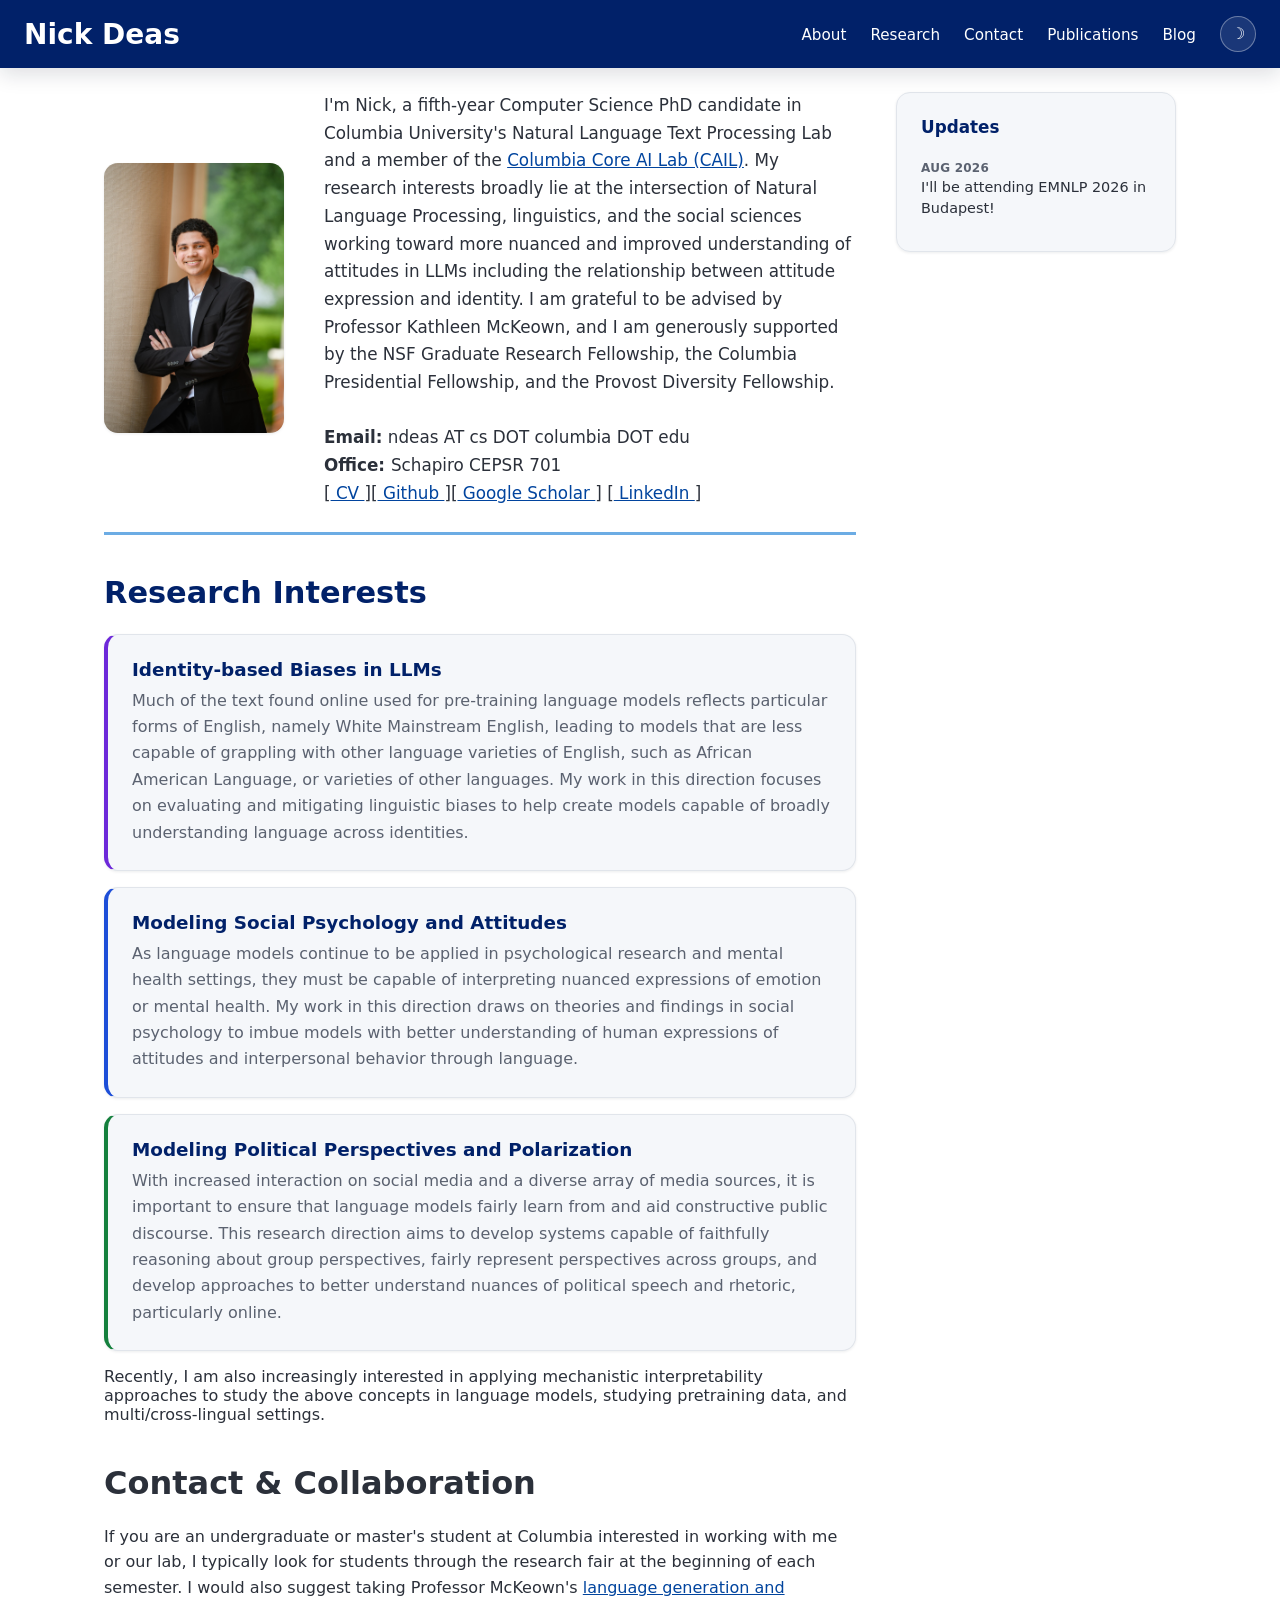
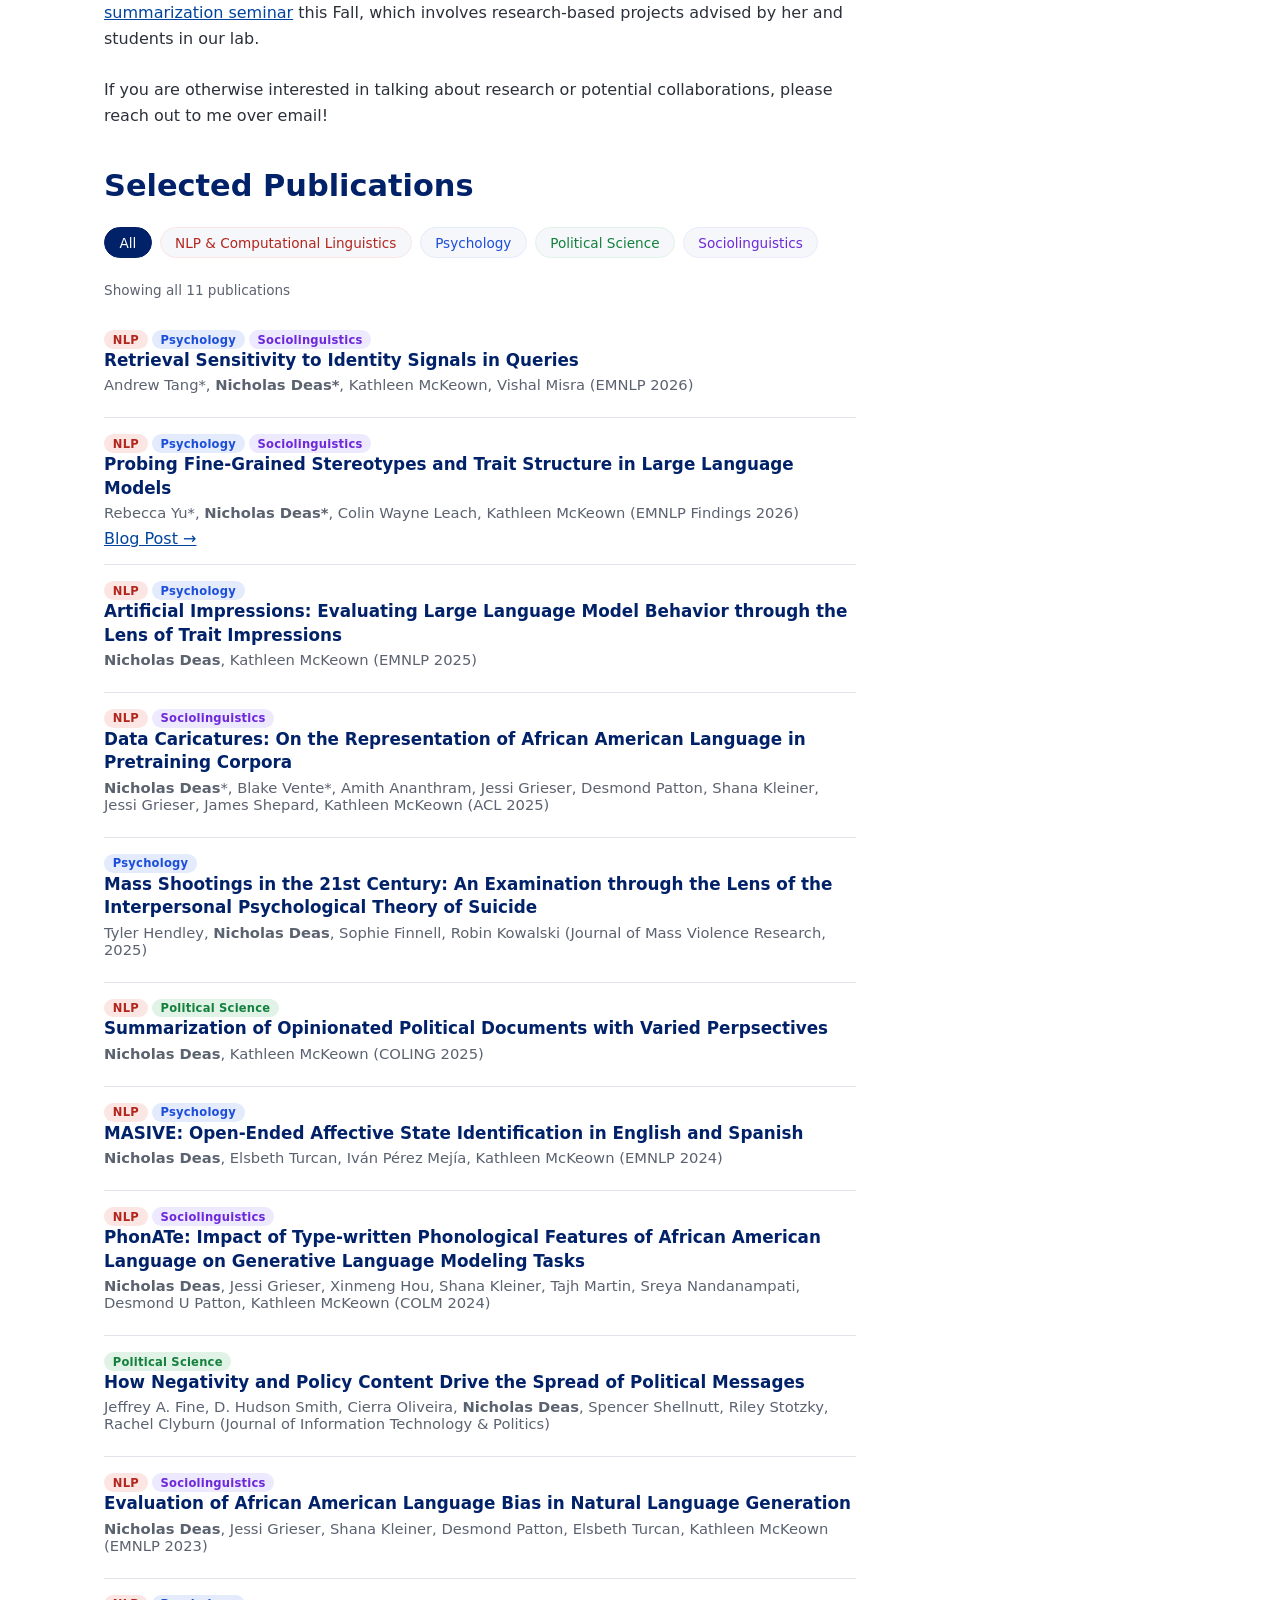
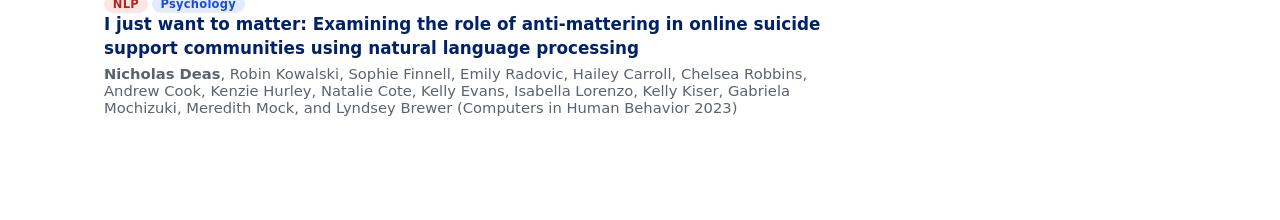
<file: index.html>
<!DOCTYPE html>

<html lang="en">
	<head>
		<meta charset="utf-8">
		<meta name="viewport" content="width=device-width, initial-scale=1">
		<title> Nicholas Deas - PhD Student </title>

		<link rel="stylesheet" href="./static/css/stylesheet.css">

	</head>

	<body>

		<div id = 'header'>

			<h1>
				Nick Deas
			</h1>

			<nav class="nav">

				<div class = 'nav-item'>
					<a href = '#about-box'> About </a>
				</div>

				<div class = 'nav-item'>
					<a href = '#research-box'> Research </a>
				</div>

				<div class = 'nav-item'>
					<a href = '#contact-box'> Contact </a>
				</div>

				<div class = 'nav-item'>
					<a href = '#pub-box'> Publications </a>
				</div>

				<div class = 'nav-item'>
					<a href = './blog/index.html'> Blog </a>
				</div>

				<button class="theme-toggle" type="button" aria-label="Switch to dark mode">☽</button>

			</nav>

		</div>

		<div id = 'main'>

			<div class="page-layout">

			<div class="page-main">

			<div id = 'about-box' class = 'content-box'>

				<div class = 'img-box'>
					<img src='./static/images/headshot.jpg' alt='Portrait of Nick Deas'/>
				</div>

				<div class = 'bio-box'>
					I'm Nick, a fifth-year Computer Science PhD candidate in Columbia University's Natural Language Text Processing Lab and a member of the <a href="https://cail.columbia.edu/"> Columbia Core AI Lab (CAIL)</a>. My research interests broadly lie at the intersection of Natural Language Processing, linguistics, and the social sciences working toward more nuanced and improved understanding of attitudes in LLMs including the relationship between attitude expression and identity. I am grateful to be advised by Professor Kathleen McKeown, and I am generously supported by the NSF Graduate Research Fellowship, the Columbia Presidential Fellowship, and the Provost Diversity Fellowship.

					<br>
					<br><strong>Email:</strong> ndeas AT cs DOT columbia DOT edu
					<br><strong> Office: </strong> Schapiro CEPSR 701
					<br>[<a href = 'https://www.nicholasdeas.com/cv.pdf'> CV </a>][<a href='https://github.com/NickDeas'> Github </a>][<a href="https://scholar.google.com/citations?user=hwiDX74AAAAJ&hl=en&authuser=2"> Google Scholar </a>] [<a href="https://www.linkedin.com/in/ndeas/"> LinkedIn </a>]
				</div>
			</div>

			<div id = 'research-box' class = 'content-box'>
				<h1> Research Interests </h1>
				<div class = 'research-interest' data-field = 'soc'>
					<h2> Identity-based Biases in LLMs </h2>
					<p>
						Much of the text found online used for pre-training language models reflects particular forms of English, namely White Mainstream English, leading to models that are less capable of grappling with other language varieties of English, such as African American Language, or varieties of other languages. My work in this direction focuses on evaluating and mitigating linguistic biases to help create models capable of broadly understanding language across identities.
					</p>
				</div>

				<div class = 'research-interest' data-field = 'p'>
					<h2> Modeling Social Psychology and Attitudes</h2>
					<p>
						As language models continue to be applied in psychological research and mental health settings, they must be capable of interpreting nuanced expressions of emotion or mental health. My work in this direction draws on theories and findings in social psychology to imbue models with better understanding of human expressions of attitudes and interpersonal behavior through language.
					</p>
				</div>

				<div class = 'research-interest' data-field = 'ps'>
					<h2> Modeling Political Perspectives and Polarization </h2>
					<p>
						With increased interaction on social media and a diverse array of media sources, it is important to ensure that language models fairly learn from and aid constructive public discourse. This research direction aims to develop systems capable of faithfully reasoning about group perspectives, fairly represent perspectives across groups, and develop approaches to better understand nuances of political speech and rhetoric, particularly online.
					</p>
				</div>

				Recently, I am also increasingly interested in applying mechanistic interpretability approaches to study the above concepts in language models, studying pretraining data, and multi/cross-lingual settings.
			</div>

			<div id = 'contact-box' class = 'content-box'>
				<h1> Contact &amp; Collaboration </h1>
				<p>
					If you are an undergraduate or master's student at Columbia interested in working with me or our lab, I typically look for students through the research fair at the beginning of each semester.
					I would also suggest taking Professor McKeown's <a href="https://www.cs.columbia.edu/~kathy/coms6975.html">language generation and summarization seminar</a> this Fall, which involves research-based projects advised by her and students in our lab.
					<br><br>
					If you are otherwise interested in talking about research or potential collaborations, please reach out to me over email!
				</p>
			</div>

			<div id = 'pub-box' class = 'content-box'>
				<h1> Selected Publications </h1>

				<div class="filter-bar" role="group" aria-label="Filter publications by research area">
					<button class="chip is-active" type="button" data-filter="all">All</button>
					<button class="chip" type="button" data-filter="nlp">NLP &amp; Computational Linguistics</button>
					<button class="chip" type="button" data-filter="p">Psychology</button>
					<button class="chip" type="button" data-filter="ps">Political Science</button>
					<button class="chip" type="button" data-filter="soc">Sociolinguistics</button>
				</div>
				<p class="pub-count"></p>

				<div class = 'pub-item' data-tags = 'nlp soc'>
					<div class="tag-group"><span class="tag tag-nlp">NLP</span><span class="tag tag-p">Psychology</span><span class="tag tag-soc">Sociolinguistics</span></div>
					<h2><a href = '#'> Retrieval Sensitivity to Identity Signals in Queries </a></h2>
					<p class="pub-authors">Andrew Tang*, <strong>Nicholas Deas*</strong>, Kathleen McKeown, Vishal Misra (EMNLP 2026)</p>
				</div>

				<div class = 'pub-item' data-tags = 'nlp p soc'>
					<div class="tag-group"><span class="tag tag-nlp">NLP</span><span class="tag tag-p">Psychology</span><span class="tag tag-soc">Sociolinguistics</span></div>
					<h2><a href = '#'> Probing Fine-Grained Stereotypes and Trait Structure in Large Language Models </a></h2>
					<p class="pub-authors">Rebecca Yu*, <strong>Nicholas Deas*</strong>, Colin Wayne Leach, Kathleen McKeown (EMNLP Findings 2026)</p>
					<p class="pub-links"><a class="post-link" href = './blog/fine-grained-stereotypes/index.html'> Blog Post &rarr; </a></p>
				</div>

				<div class = 'pub-item' data-tags = 'nlp p'>
					<div class="tag-group"><span class="tag tag-nlp">NLP</span><span class="tag tag-p">Psychology</span></div>
					<h2><a href = 'https://aclanthology.org/2025.emnlp-main.981/'> Artificial Impressions: Evaluating Large Language Model Behavior through the Lens of Trait Impressions </a></h2>
					<p class="pub-authors"><strong>Nicholas Deas</strong>, Kathleen McKeown (EMNLP 2025)</p>
				</div>

				<div class = 'pub-item' data-tags = 'nlp soc'>
					<div class="tag-group"><span class="tag tag-nlp">NLP</span><span class="tag tag-soc">Sociolinguistics</span></div>
					<h2><a href = 'https://aclanthology.org/2025.acl-long.1416/'> Data Caricatures: On the Representation of African American Language in Pretraining Corpora </a></h2>
					<p class="pub-authors"><strong>Nicholas Deas</strong>*, Blake Vente*, Amith Ananthram, Jessi Grieser, Desmond Patton, Shana Kleiner, Jessi Grieser, James Shepard, Kathleen McKeown (ACL 2025)</p>
				</div>

				<div class = 'pub-item' data-tags = 'p'>
					<div class="tag-group"><span class="tag tag-p">Psychology</span></div>
					<h2> <a href='https://www.researchgate.net/profile/Tyler-Hendley/publication/388193602_Mass_Shootings_in_the_21st_Century_An_Examination_through_the_Lens_of_the_Interpersonal_Psychological_Theory_of_Suicide/links/67903ac082501639f5028b48/Mass-Shootings-in-the-21st-Century-An-Examination-through-the-Lens-of-the-Interpersonal-Psychological-Theory-of-Suicide.pdf'>
						Mass Shootings in the 21st Century: An Examination through the Lens of the Interpersonal Psychological Theory of Suicide 
					</a></h2>
					<p class="pub-authors">Tyler Hendley, <strong>Nicholas Deas</strong>, Sophie Finnell, Robin Kowalski (Journal of Mass Violence Research, 2025)</p>
				</div>

				<div class = 'pub-item' data-tags = 'nlp ps'>
					<div class="tag-group"><span class="tag tag-nlp">NLP</span><span class="tag tag-ps">Political Science</span></div>
					<h2><a href = 'https://aclanthology.org/2025.coling-main.539/'> Summarization of Opinionated Political Documents with Varied Perpsectives </a></h2>
					<p class="pub-authors"><strong>Nicholas Deas</strong>, Kathleen McKeown (COLING 2025)</p>
				</div>

				<div class = 'pub-item' data-tags = 'nlp p'>
					<div class="tag-group"><span class="tag tag-nlp">NLP</span><span class="tag tag-p">Psychology</span></div>
					<h2><a href = 'https://aclanthology.org/2024.emnlp-main.1139/'> MASIVE: Open-Ended Affective State Identification in English and Spanish </a></h2>
					<p class="pub-authors"><strong>Nicholas Deas</strong>, Elsbeth Turcan, Iván Pérez Mejía, Kathleen McKeown (EMNLP 2024)</p>
				</div>

				<div class = 'pub-item' data-tags = 'nlp soc'>
					<div class="tag-group"><span class="tag tag-nlp">NLP</span><span class="tag tag-soc">Sociolinguistics</span></div>
					<h2><a href = 'https://openreview.net/pdf?id=rXEwxmnGQs'> PhonATe: Impact of Type-written Phonological Features of African American Language on Generative Language Modeling Tasks  </a></h2>
					<p class="pub-authors"><strong>Nicholas Deas</strong>, Jessi Grieser, Xinmeng Hou, Shana Kleiner, Tajh Martin, Sreya Nandanampati, Desmond U Patton, Kathleen McKeown (COLM 2024)</p>
				</div>

				<div class = 'pub-item' data-tags = 'ps'>
					<div class="tag-group"><span class="tag tag-ps">Political Science</span></div>
					<h2><a href = 'https://www.tandfonline.com/doi/abs/10.1080/19331681.2024.2352475'> How Negativity and Policy Content Drive the Spread of Political Messages  </a></h2>
					<p class="pub-authors">Jeffrey A. Fine, D. Hudson Smith, Cierra Oliveira, <strong>Nicholas Deas</strong>, Spencer Shellnutt, Riley Stotzky, Rachel Clyburn (Journal of Information Technology &amp; Politics)</p>
				</div>

				<div class = 'pub-item' data-tags = 'nlp soc'>
					<div class="tag-group"><span class="tag tag-nlp">NLP</span><span class="tag tag-soc">Sociolinguistics</span></div>
					<h2><a href = 'https://aclanthology.org/2023.emnlp-main.421/'> Evaluation of African American Language Bias in Natural Language Generation </a></h2>
					<p class="pub-authors"><strong>Nicholas Deas</strong>, Jessi Grieser, Shana Kleiner, Desmond Patton, Elsbeth Turcan, Kathleen McKeown (EMNLP 2023)</p>
				</div>

				<div class = 'pub-item' data-tags = 'nlp p'>
					<div class="tag-group"><span class="tag tag-nlp">NLP</span><span class="tag tag-p">Psychology</span></div>
					<h2><a href = 'https://doi.org/10.1016/j.chb.2022.107499'> I just want to matter: Examining the role of anti-mattering in online suicide support communities using natural language processing </a></h2>
					<p class="pub-authors"><strong>Nicholas Deas</strong>, Robin Kowalski, Sophie Finnell, Emily Radovic, Hailey Carroll, Chelsea Robbins, Andrew Cook, Kenzie Hurley, Natalie Cote, Kelly Evans, Isabella Lorenzo, Kelly Kiser, Gabriela Mochizuki, Meredith Mock, and Lyndsey Brewer (Computers in Human Behavior 2023)</p>
				</div>

			</div>

			</div>

			<aside class="updates-sidebar" aria-label="Recent updates">
				<h2> Updates </h2>
				<ul class="updates-list">
					<!--
					Add new updates to the TOP of this list, one <li> per entry:
					<li class="update-item">
						<span class="update-date">Mon YYYY</span>
						<span class="update-text">Your update text here.</span>
					</li>
					-->
					<li class="update-item">
						<span class="update-date">Aug 2026</span>
						<span class="update-text">I'll be attending EMNLP 2026 in Budapest!</span>
					</li>
				</ul>
			</aside>

			</div>

		</div>

		<script src="./static/js/main.js"></script>

	</body>

</html>
</file>
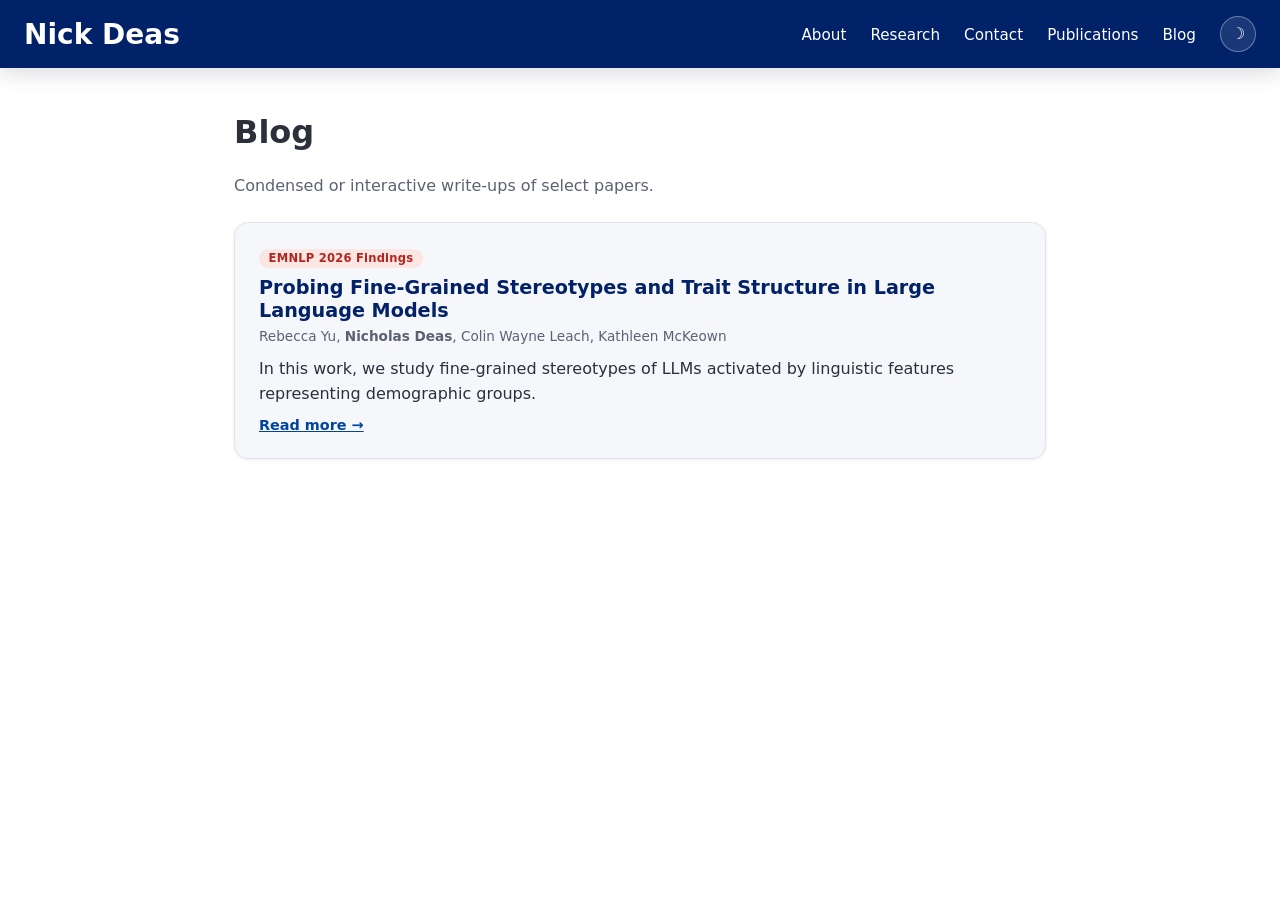
<file: blog/index.html>
<!DOCTYPE html>

<html lang="en">
	<head>
		<meta charset="utf-8">
		<meta name="viewport" content="width=device-width, initial-scale=1">
		<title> Blog - Nicholas Deas </title>

		<link rel="stylesheet" href="../static/css/stylesheet.css">

	</head>

	<body>

		<div id = 'header'>

			<h1>
				Nick Deas
			</h1>

			<nav class="nav">

				<div class = 'nav-item'>
					<a href = '../index.html#about-box'> About </a>
				</div>

				<div class = 'nav-item'>
					<a href = '../index.html#research-box'> Research </a>
				</div>

				<div class = 'nav-item'>
					<a href = '../index.html#contact-box'> Contact </a>
				</div>

				<div class = 'nav-item'>
					<a href = '../index.html#pub-box'> Publications </a>
				</div>

				<div class = 'nav-item'>
					<a href = './index.html'> Blog </a>
				</div>

				<button class="theme-toggle" type="button" aria-label="Switch to dark mode">☽</button>

			</nav>

		</div>

		<div id = 'main'>

			<div id = 'blog-box' class = 'content-box'>
				<h1> Blog </h1>
				<p class="blog-intro">
					Condensed or interactive write-ups of select papers.
				</p>

				<div class="post-grid">

					<div class="post-card">
						<span class="badge">EMNLP 2026 Findings</span>
						<h2><a href = './fine-grained-stereotypes/index.html'> Probing Fine-Grained Stereotypes and Trait Structure in Large Language Models </a></h2>
						<p class="post-meta">Rebecca Yu, <strong>Nicholas Deas</strong>, Colin Wayne Leach, Kathleen McKeown</p>
						<p>
							In this work, we study fine-grained stereotypes of LLMs activated by linguistic features representing demographic groups.
						</p>
						<a class="post-link" href = './fine-grained-stereotypes/index.html'> Read more &rarr; </a>
					</div>

				</div>
			</div>

		</div>

		<script src="../static/js/main.js"></script>

	</body>

</html>
</file>
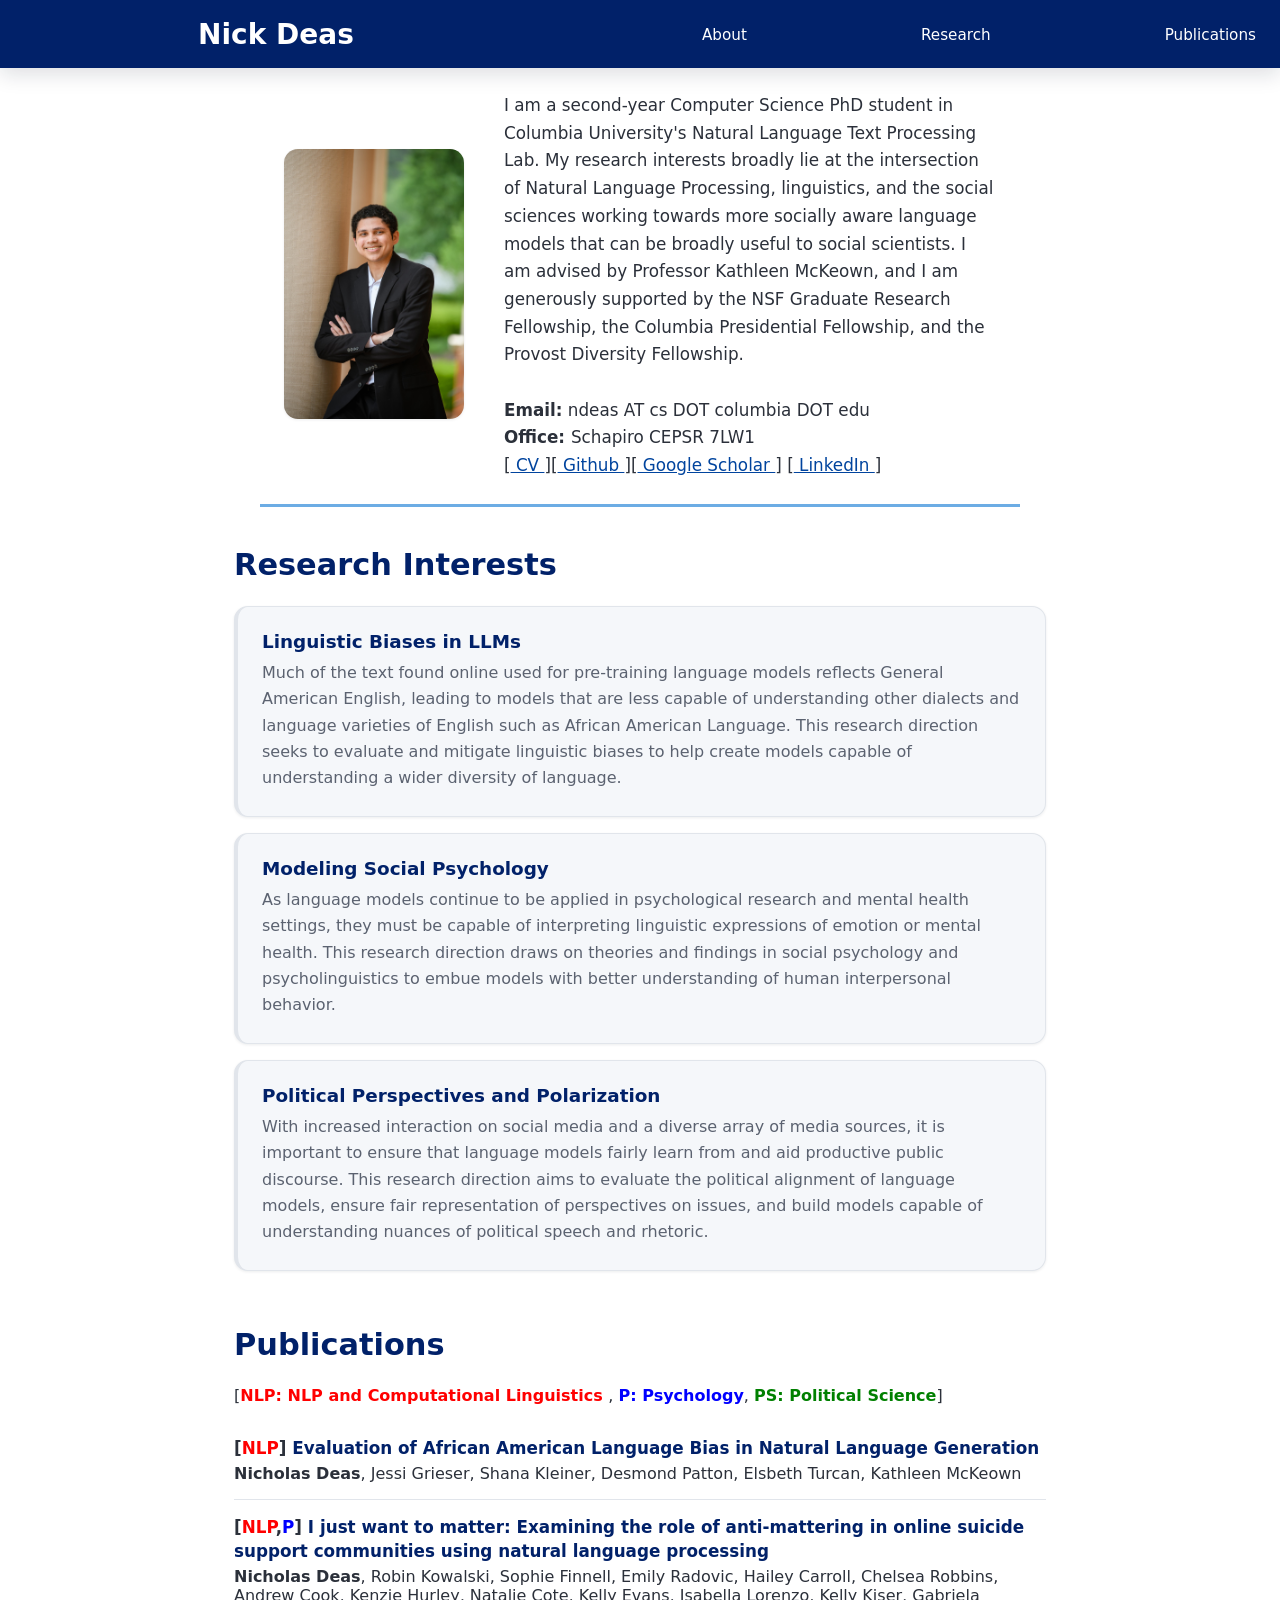
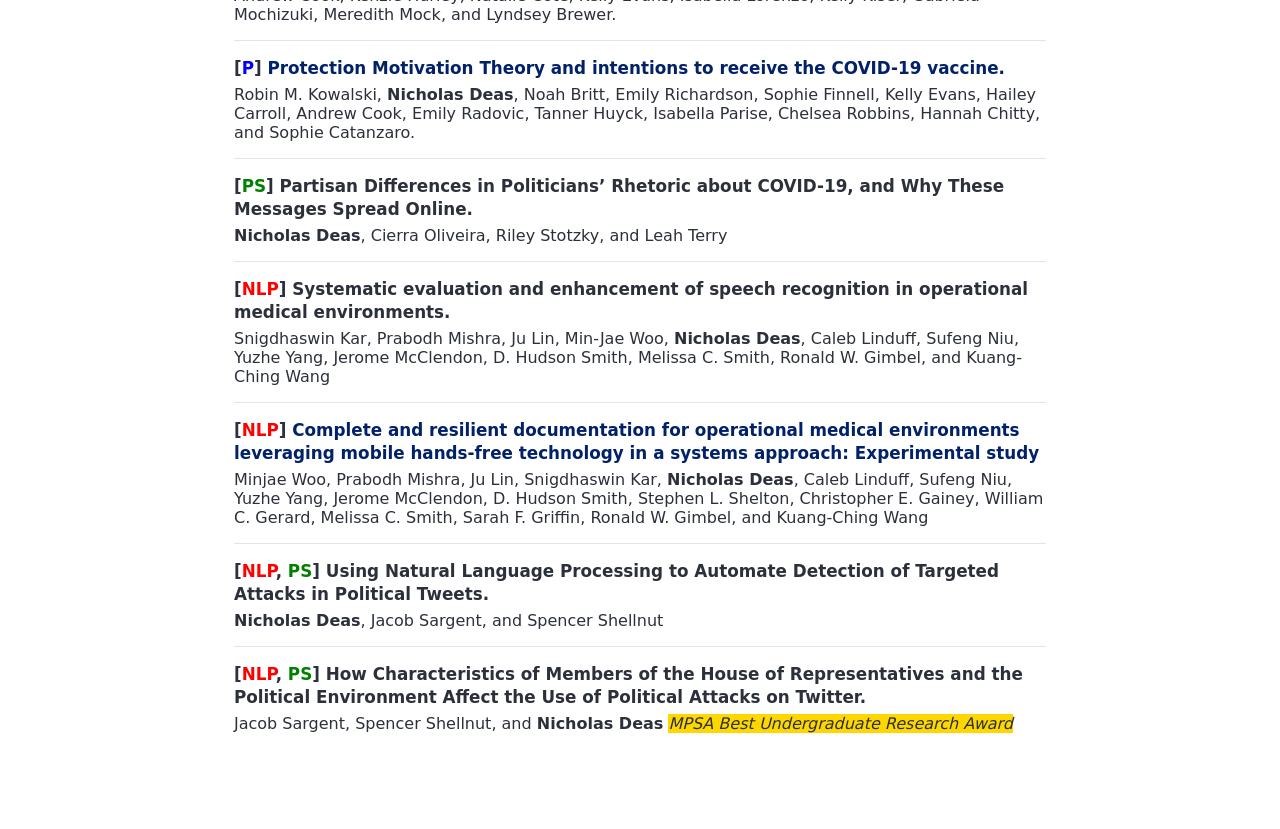
<file: index2.html>
<!DOCTYPE html>

<html>
	<head>
		<title> Nicholas Deas - PhD Student </title>


		<link rel="stylesheet" href="./static/css/stylesheet.css">

	</head>

	<body>

		<div id = 'header'>

			<div class = 'header-spacer'>

			</div>

			<h1>
				Nick Deas
			</h1>

			<div class = 'header-spacer'>

			</div>

			<div class = 'nav-item'>
				<a href = '#about-box'> About </a>
			</div>

			<div class = 'nav-item'>
				<a href = '#research-box'> Research </a>
			</div>

			<div class = 'nav-item'>
				<a href = '#pub-box'> Publications </a>
			</div>

		</div>

		<div id = 'main'>

			<div id = 'about-box' class = 'content-box'>

				<div class = 'img-box'>
					<img src='./static/images/headshot.jpg'/>
				</div>

				<div class = 'bio-box'>
					I am a second-year Computer Science PhD student in Columbia University's Natural Language Text Processing Lab. My research interests broadly lie at the intersection of Natural Language Processing, linguistics, and the social sciences working towards more socially aware language models that can be broadly useful to social scientists. I am advised by Professor Kathleen McKeown, and I am generously supported by the NSF Graduate Research Fellowship, the Columbia Presidential Fellowship, and the Provost Diversity Fellowship.
				<!-- </div> -->

				<!-- <div class = 'contact-box'> -->
					<br>
					<br><strong>Email:</strong> ndeas AT cs DOT columbia DOT edu 
					<br><strong> Office: </strong> Schapiro CEPSR 7LW1 
					<br>[<a href = 'https://www.nicholasdeas.com/cv.pdf'> CV </a>][<a href='https://github.com/NickDeas'> Github </a>][<a href="https://scholar.google.com/citations?user=hwiDX74AAAAJ&hl=en&authuser=2"> Google Scholar </a>] [<a href="https://www.linkedin.com/in/ndeas/"> LinkedIn </a>]
				</div>
			</div>

			<div id = 'research-box' class = 'content-box'>
				<h1> Research Interests </h1>
				<div class = 'research-interest'>
					<h2> Linguistic Biases in LLMs </h2>
					<p>
						Much of the text found online used for pre-training language models reflects General American English, leading to models that are less capable of understanding other dialects and language varieties of English such as African American Language. This research direction seeks to evaluate and mitigate linguistic biases to help create models capable of understanding a wider diversity of language.
					</p>
				</div>

				<div class = 'research-interest'>
					<h2> Modeling Social Psychology </h2>
					<p>
						As language models continue to be applied in psychological research and mental health settings, they must be capable of interpreting linguistic expressions of emotion or mental health. This research direction draws on theories and findings in social psychology and psycholinguistics to embue models with better understanding of human interpersonal behavior.
					</p>
				</div>

				<div class = 'research-interest'>
					<h2> Political Perspectives and Polarization </h2>
					<p>
						With increased interaction on social media and a diverse array of media sources, it is important to ensure that language models fairly learn from and aid productive public discourse. This research direction aims to evaluate the political alignment of language models, ensure fair representation of perspectives on issues, and build models capable of understanding nuances of political speech and rhetoric.
					</p>
				</div>
			</div> 

			<div id = 'pub-box' class = 'content-box'>
				<h1> Publications </h1>
				<p> [<strong style='color: red'>NLP: NLP and Computational Linguistics </strong>, <strong style = 'color:blue'> P: Psychology</strong>, <strong style='color: green'> PS: Political Science</strong>]
				<p>


				<div class = 'pub-item'>
					<h2>[<strong style='color:red'>NLP</strong>]<strong> <a href = 'https://aclanthology.org/2023.emnlp-main.421/'> Evaluation of African American Language Bias in Natural Language Generation </a></strong> </h2>
					<strong>Nicholas Deas</strong>, Jessi Grieser, Shana Kleiner, Desmond Patton, Elsbeth Turcan, Kathleen McKeown

					 <!-- 2023. <a href = 'https://doi.org/10.1016/j.chb.2022.107499'>I just want to matter: Examining the role of anti-mattering in online suicide support communities using natural language processing</a>. Computers in Human Behav. 139, 107499 (2023), 107499. DOI:https://doi.org/10.1016/j.chb.2022.107499 -->
				</div>

				<div class = 'pub-item'>
					<h2>[<strong style='color:red'>NLP</strong>,<strong style='color:blue'>P</strong>]<strong> <a href = 'https://doi.org/10.1016/j.chb.2022.107499'> I just want to matter: Examining the role of anti-mattering in online suicide support communities using natural language processing </a></strong> </h2>
					<strong>Nicholas Deas</strong>, Robin Kowalski, Sophie Finnell, Emily Radovic, Hailey Carroll, Chelsea Robbins, Andrew Cook, Kenzie Hurley, Natalie Cote, Kelly Evans, Isabella Lorenzo, Kelly Kiser, Gabriela Mochizuki, Meredith Mock, and Lyndsey Brewer.

					 <!-- 2023. <a href = 'https://doi.org/10.1016/j.chb.2022.107499'>I just want to matter: Examining the role of anti-mattering in online suicide support communities using natural language processing</a>. Computers in Human Behav. 139, 107499 (2023), 107499. DOI:https://doi.org/10.1016/j.chb.2022.107499 -->
				</div>

				<div class = 'pub-item'>
					<h2><strong> [<strong style='color:blue'>P</strong>]<a href = 'https://doi.org/10.1177/15248399211070807'> Protection Motivation Theory and intentions to receive the COVID-19 vaccine. </a> </strong> </h2>

					Robin M. Kowalski, <strong>Nicholas Deas</strong>, Noah Britt, Emily Richardson, Sophie Finnell, Kelly Evans, Hailey Carroll, Andrew Cook, Emily Radovic, Tanner Huyck, Isabella Parise, Chelsea Robbins, Hannah Chitty, and Sophie Catanzaro. 
					<!-- 2022. Protection Motivation Theory and intentions to receive the COVID-19 vaccine. <em>Health Promotion Practice </em>(2022), 15248399211070808. DOI:https://doi.org/10.1177/15248399211070807 -->
				</div>

				<div class = 'pub-item'>
					<h2><strong> [<strong style='color:green'>PS</strong>] Partisan Differences in Politicians’ Rhetoric about COVID-19, and Why These Messages Spread Online. </strong> </h2>

					<strong>Nicholas Deas</strong>, Cierra Oliveira, Riley Stotzky, and Leah Terry
				</div>

				<div class = 'pub-item'>
					<h2><strong> [<strong style='color:red'>NLP</strong>] Systematic evaluation and enhancement of speech recognition in operational medical environments. </strong> </h2>
				
					Snigdhaswin Kar, Prabodh Mishra, Ju Lin, Min-Jae Woo, <strong>Nicholas Deas</strong>, Caleb Linduff, Sufeng Niu, Yuzhe Yang, Jerome McClendon, D. Hudson Smith, Melissa C. Smith, Ronald W. Gimbel, and Kuang-Ching Wang
				</div>

				<div class = 'pub-item'>
					<h2><strong> [<strong style='color:red'>NLP</strong>]  <a href = 'https://doi.org/10.2196/32301'> Complete and resilient documentation for operational medical environments leveraging mobile hands-free technology in a systems approach: Experimental study </a></strong> </h2>
					
					Minjae Woo, Prabodh Mishra, Ju Lin, Snigdhaswin Kar, <strong>Nicholas Deas</strong>, Caleb Linduff, Sufeng Niu, Yuzhe Yang, Jerome McClendon, D. Hudson Smith, Stephen L. Shelton, Christopher E. Gainey, William C. Gerard, Melissa C. Smith, Sarah F. Griffin, Ronald W. Gimbel, and Kuang-Ching Wang
				</div>

				<div class = 'pub-item'>
					<h2><strong> [<strong style='color:red'>NLP</strong>, <strong style='color:green'>PS</strong>] Using Natural Language Processing to Automate Detection of Targeted Attacks in Political Tweets. </strong> </h2>

					<strong>Nicholas Deas</strong>, Jacob Sargent, and Spencer Shellnut
				</div>

				<div class = 'pub-item'>
					<h2><strong> [<strong style='color:red'>NLP</strong>, <strong style='color:green'>PS</strong>] How Characteristics of Members of the House of Representatives and the Political Environment Affect the Use of Political Attacks on Twitter. </strong> </h2>
					
					Jacob Sargent, Spencer Shellnut, and <strong>Nicholas Deas</strong>
					<em style = 'background-color: gold'>MPSA Best Undergraduate Research Award</em>
					

				</div>
			</div>

		</div>


	</body>

</html>
</file>
<file: static/css/stylesheet.css>
/* ==========================================================================
   Design tokens
   Every color/spacing/radius value is defined once here; the rest of this
   file references these variables so re-theming only requires editing
   this block (and its dark-mode counterpart below).
   ========================================================================== */
:root {
	--color-primary:        #012169;  /* Columbia dark blue - brand/header */
	--color-primary-light:  #6CACE4;  /* Columbia light blue - accents */
	--color-heading:        #012169;
	--color-link:           #01449e;

	--color-bg:             #ffffff;
	--color-bg-alt:         #f5f7fa;
	--color-ink:            #2B303A;
	--color-ink-muted:      #5b6270;
	--color-border:         #e1e5eb;

	--color-tag-nlp:        #b3261e;
	--color-tag-nlp-bg:     #fbe6e4;
	--color-tag-p:          #1d4ed8;
	--color-tag-p-bg:       #e3ebfd;
	--color-tag-ps:         #15803d;
	--color-tag-ps-bg:      #e0f3e6;
	--color-tag-soc:        #6d28d9;
	--color-tag-soc-bg:     #ede9fe;

	--shadow-sm: 0 1px 3px rgba(15, 23, 42, 0.08);
	--shadow-md: 0 6px 20px rgba(15, 23, 42, 0.14);

	--radius-sm: 6px;
	--radius-md: 14px;

	--space-1: 0.25rem;
	--space-2: 0.5rem;
	--space-3: 1rem;
	--space-4: 1.5rem;
	--space-5: 2.5rem;

	--font-sans: "Lucida Sans", "Segoe UI", system-ui, -apple-system, sans-serif;

	--header-h: 4.25rem;
	--content-max: 860px;
}

/* Manual override via the theme-toggle button (see static/js/main.js) */
:root[data-theme="dark"] {
	--color-primary-light: #8fc3ec;
	--color-heading:       #8fc3ec;
	--color-link:          #8fc3ec;

	--color-bg:            #14171c;
	--color-bg-alt:        #1b1f26;
	--color-ink:           #e7e9ee;
	--color-ink-muted:     #a3a9b7;
	--color-border:        #2b303a;

	--color-tag-nlp:       #f28b83;
	--color-tag-nlp-bg:    #3a201d;
	--color-tag-p:         #7fa4f2;
	--color-tag-p-bg:      #1c2740;
	--color-tag-ps:        #6fce93;
	--color-tag-ps-bg:     #16301f;
	--color-tag-soc:       #c4b5fd;
	--color-tag-soc-bg:    #2a1854;

	--shadow-sm: 0 1px 3px rgba(0, 0, 0, 0.35);
	--shadow-md: 0 6px 20px rgba(0, 0, 0, 0.4);
}

/* Respect system preference when the visitor hasn't chosen explicitly */
@media (prefers-color-scheme: dark) {
	:root:not([data-theme="light"]) {
		--color-primary-light: #8fc3ec;
		--color-heading:       #8fc3ec;
		--color-link:          #8fc3ec;

		--color-bg:            #14171c;
		--color-bg-alt:        #1b1f26;
		--color-ink:           #e7e9ee;
		--color-ink-muted:     #a3a9b7;
		--color-border:        #2b303a;

		--color-tag-nlp:       #f28b83;
		--color-tag-nlp-bg:    #3a201d;
		--color-tag-p:         #7fa4f2;
		--color-tag-p-bg:      #1c2740;
		--color-tag-ps:        #6fce93;
		--color-tag-ps-bg:     #16301f;
		--color-tag-soc:       #c4b5fd;
		--color-tag-soc-bg:    #2a1854;

		--shadow-sm: 0 1px 3px rgba(0, 0, 0, 0.35);
		--shadow-md: 0 6px 20px rgba(0, 0, 0, 0.4);
	}
}

/* ==========================================================================
   Base
   ========================================================================== */
*, *::before, *::after { box-sizing: border-box; }

html {
	scroll-behavior: smooth;
}

body {
	margin: 0;
	font-family: var(--font-sans);
	background-color: var(--color-bg);
	color: var(--color-ink);
	transition: background-color .2s ease, color .2s ease;
}

a {
	color: var(--color-link);
}

a:focus-visible,
button:focus-visible {
	outline: 2px solid var(--color-link);
	outline-offset: 2px;
}

/* ==========================================================================
   Header / Nav
   ========================================================================== */
#header {
	position: fixed;
	top: 0;
	left: 0;
	right: 0;
	z-index: 10;

	min-height: var(--header-h);

	display: flex;
	align-items: center;
	justify-content: space-between;
	flex-wrap: wrap;
	gap: var(--space-3);

	padding: var(--space-2) var(--space-4);

	background-color: var(--color-primary);
	box-shadow: var(--shadow-md);
}

#header h1 {
	margin: 0;
	font-size: clamp(1.25rem, 2.2vw, 1.75rem);
	font-weight: 600;
	color: #ffffff;
}

.nav {
	display: flex;
	align-items: center;
	gap: var(--space-4);
	flex-wrap: wrap;
}

.nav-item a {
	color: #ffffff;
	text-decoration: none;
	font-size: 0.95rem;
	padding-bottom: 2px;
	border-bottom: 2px solid transparent;
	transition: color .2s ease, border-color .2s ease;
}

.nav-item a:hover,
.nav-item a:focus-visible {
	color: var(--color-primary-light);
	border-color: var(--color-primary-light);
}

.theme-toggle {
	width: 2.25rem;
	height: 2.25rem;
	display: inline-flex;
	align-items: center;
	justify-content: center;

	border: 1px solid rgba(255, 255, 255, 0.35);
	border-radius: 999px;
	background: rgba(255, 255, 255, 0.1);
	color: #ffffff;

	font-size: 1rem;
	line-height: 1;
	cursor: pointer;
	transition: background-color .15s ease;
}

.theme-toggle:hover {
	background: rgba(255, 255, 255, 0.22);
}

/* ==========================================================================
   Main / content boxes
   ========================================================================== */
#main {
	padding-top: calc(var(--header-h) + var(--space-4));
	padding-bottom: var(--space-5);
}

.content-box {
	max-width: var(--content-max);
	margin: 0 auto var(--space-5);
	padding: 0 var(--space-4);

	/* keeps the fixed header from covering a section when jumped to via nav */
	scroll-margin-top: calc(var(--header-h) + var(--space-3));
}

/* ==========================================================================
   About
   ========================================================================== */
#about-box {
	display: flex;
	align-items: center;
	gap: var(--space-5);

	max-width: 760px;
	padding-bottom: var(--space-4);

	border-bottom: 3px solid var(--color-primary-light);
}

.img-box {
	flex: 0 0 180px;
}

.img-box img {
	width: 100%;
	height: auto;
	border-radius: var(--radius-md);
	box-shadow: var(--shadow-sm);
}

.bio-box {
	flex: 1;
	font-size: 1.05rem;
	line-height: 1.65;
}

@media (max-width: 700px) {
	#about-box {
		flex-direction: column;
		text-align: center;
	}

	.img-box {
		flex: 0 0 auto;
		width: 140px;
		margin: 0 auto;
	}
}

/* ==========================================================================
   Research interests
   ========================================================================== */
#research-box h1,
#pub-box h1 {
	font-size: clamp(1.4rem, 2.6vw, 1.9rem);
	color: var(--color-heading);
	margin-top: 0;
	margin-bottom: var(--space-4);
}

#research-box {
	display: flex;
	flex-direction: column;
}

.research-interest {
	border: 1px solid var(--color-border);
	border-left: 4px solid var(--color-border);
	border-radius: var(--radius-md);
	background-color: var(--color-bg-alt);
	box-shadow: var(--shadow-sm);

	padding: var(--space-4);
	margin-bottom: var(--space-3);
}

.research-interest[data-field="soc"] { border-left-color: var(--color-tag-soc); }
.research-interest[data-field="p"]   { border-left-color: var(--color-tag-p); }
.research-interest[data-field="ps"]  { border-left-color: var(--color-tag-ps); }

.research-interest h2 {
	margin: 0 0 var(--space-2);
	font-size: 1.15rem;
	color: var(--color-heading);
}

.research-interest p {
	margin: 0;
	color: var(--color-ink-muted);
	line-height: 1.65;
}

/* ==========================================================================
   Publications
   ========================================================================== */
.filter-bar {
	display: flex;
	flex-wrap: wrap;
	gap: var(--space-2);
	margin-bottom: var(--space-4);
}

.chip {
	font: inherit;
	font-size: 0.85rem;
	cursor: pointer;

	padding: 0.4rem 0.9rem;
	border: 1px solid var(--color-border);
	border-radius: 999px;
	background-color: var(--color-bg-alt);
	color: var(--color-ink);

	transition: background-color .15s ease, border-color .15s ease, color .15s ease;
}

.chip:hover {
	border-color: var(--color-link);
}

.chip.is-active {
	background-color: var(--color-primary);
	border-color: var(--color-primary);
	color: #ffffff;
}

/* Category chips pick up the same color as their matching tag pill, so the
   filter bar visually maps 1:1 onto the tags on each publication. */
.chip[data-filter="nlp"] { color: var(--color-tag-nlp); border-color: var(--color-tag-nlp-bg); }
.chip[data-filter="p"]   { color: var(--color-tag-p);   border-color: var(--color-tag-p-bg); }
.chip[data-filter="ps"]  { color: var(--color-tag-ps);  border-color: var(--color-tag-ps-bg); }
.chip[data-filter="soc"] { color: var(--color-tag-soc); border-color: var(--color-tag-soc-bg); }

.chip[data-filter="nlp"].is-active { background-color: var(--color-tag-nlp); border-color: var(--color-tag-nlp); color: #ffffff; }
.chip[data-filter="p"].is-active   { background-color: var(--color-tag-p);   border-color: var(--color-tag-p);   color: #ffffff; }
.chip[data-filter="ps"].is-active  { background-color: var(--color-tag-ps);  border-color: var(--color-tag-ps);  color: #ffffff; }
.chip[data-filter="soc"].is-active { background-color: var(--color-tag-soc); border-color: var(--color-tag-soc); color: #ffffff; }

.pub-count {
	font-size: 0.85rem;
	color: var(--color-ink-muted);
	margin: 0 0 var(--space-3);
}

.pub-item {
	padding: var(--space-3) 0;
	border-bottom: 1px solid var(--color-border);
}

.pub-item:last-child {
	border-bottom: none;
}

.pub-item.is-hidden {
	display: none;
}

.pub-item h2 {
	font-size: 1.05rem;
	line-height: 1.4;
	margin: 0 0 var(--space-1);
}

.pub-item h2 a {
	color: var(--color-heading);
	text-decoration: none;
}

.pub-item h2 a:hover {
	text-decoration: underline;
}

.pub-authors {
	margin: 0 0 var(--space-2);
	color: var(--color-ink-muted);
	font-size: 0.92rem;
}

.pub-links {
	margin: 0.35rem 0 0;
}

.tag-group {
	display: flex;
	flex-wrap: wrap;
	gap: var(--space-1);
}

.tag {
	font-size: 0.72rem;
	font-weight: 600;
	letter-spacing: .02em;
	padding: 0.15rem 0.55rem;
	border-radius: 999px;
}

.tag-nlp { color: var(--color-tag-nlp); background-color: var(--color-tag-nlp-bg); }
.tag-p   { color: var(--color-tag-p);   background-color: var(--color-tag-p-bg); }
.tag-ps  { color: var(--color-tag-ps);  background-color: var(--color-tag-ps-bg); }
.tag-soc { color: var(--color-tag-soc); background-color: var(--color-tag-soc-bg); }

/* ==========================================================================
   Small screens
   ========================================================================== */
@media (max-width: 700px) {
	#header {
		padding: var(--space-2) var(--space-3);
	}

	.nav {
		gap: var(--space-3);
	}

	.content-box {
		padding: 0 var(--space-3);
	}
}

/* ==========================================================================
   Page layout with sidebar (homepage)
   ========================================================================== */
.page-layout {
	display: grid;
	grid-template-columns: minmax(0, 1fr) 280px;
	gap: var(--space-5);

	max-width: 1120px;
	margin: 0 auto;
	padding: 0 var(--space-4);
}

/* content-boxes already center/cap their own width for the single-column
   blog page; inside the two-column layout they should just fill the
   available main column instead. */
.page-layout .content-box {
	max-width: none;
	margin-left: 0;
	margin-right: 0;
	padding: 0;
}

#about-box.content-box {
	max-width: 760px;
}

.updates-sidebar {
	align-self: start;
	position: sticky;
	top: calc(var(--header-h) + var(--space-4));

	border: 1px solid var(--color-border);
	border-radius: var(--radius-md);
	background-color: var(--color-bg-alt);
	box-shadow: var(--shadow-sm);

	padding: var(--space-4);
}

.updates-sidebar h2 {
	margin: 0 0 var(--space-3);
	font-size: 1.05rem;
	color: var(--color-heading);
}

.updates-list {
	list-style: none;
	margin: 0;
	padding: 0;
}

.update-item {
	display: flex;
	flex-direction: column;
	gap: 0.15rem;

	padding: var(--space-2) 0;
	border-bottom: 1px solid var(--color-border);
}

.update-item:last-child {
	border-bottom: none;
}

.update-date {
	font-size: 0.75rem;
	font-weight: 600;
	letter-spacing: .02em;
	color: var(--color-ink-muted);
	text-transform: uppercase;
}

.update-text {
	font-size: 0.9rem;
	line-height: 1.45;
}

@media (max-width: 900px) {
	.page-layout {
		grid-template-columns: 1fr;
	}

	.updates-sidebar {
		position: static;
	}
}

/* ==========================================================================
   Contact / collaboration section
   ========================================================================== */
#contact-box p {
	font-size: 1rem;
	line-height: 1.6;
}

.placeholder-text {
	color: var(--color-ink-muted);
	font-style: italic;
	border: 1px dashed var(--color-border);
	border-radius: var(--radius-sm);
	padding: var(--space-3);
}

/* ==========================================================================
   Blog landing page
   ========================================================================== */
.blog-intro {
	color: var(--color-ink-muted);
	font-size: 1rem;
	line-height: 1.6;
	margin-bottom: var(--space-4);
}

.post-grid {
	display: flex;
	flex-direction: column;
	gap: var(--space-4);
}

.post-card {
	border: 1px solid var(--color-border);
	border-radius: var(--radius-md);
	background-color: var(--color-bg-alt);
	box-shadow: var(--shadow-sm);
	padding: var(--space-4);
}

.post-card .badge {
	display: inline-block;
	font-size: 0.72rem;
	font-weight: 600;
	letter-spacing: .02em;
	padding: 0.15rem 0.6rem;
	border-radius: 999px;
	color: var(--color-tag-nlp);
	background-color: var(--color-tag-nlp-bg);
	margin-bottom: var(--space-2);
}

.post-card h2 {
	margin: 0 0 var(--space-1);
	font-size: 1.2rem;
}

.post-card h2 a {
	color: var(--color-heading);
	text-decoration: none;
}

.post-card h2 a:hover {
	text-decoration: underline;
}

.post-card .post-meta {
	margin: 0 0 var(--space-2);
	font-size: 0.85rem;
	color: var(--color-ink-muted);
}

.post-card p {
	margin: 0 0 var(--space-2);
	line-height: 1.6;
}

.post-card .post-link {
	font-size: 0.9rem;
	font-weight: 600;
}
</file>
